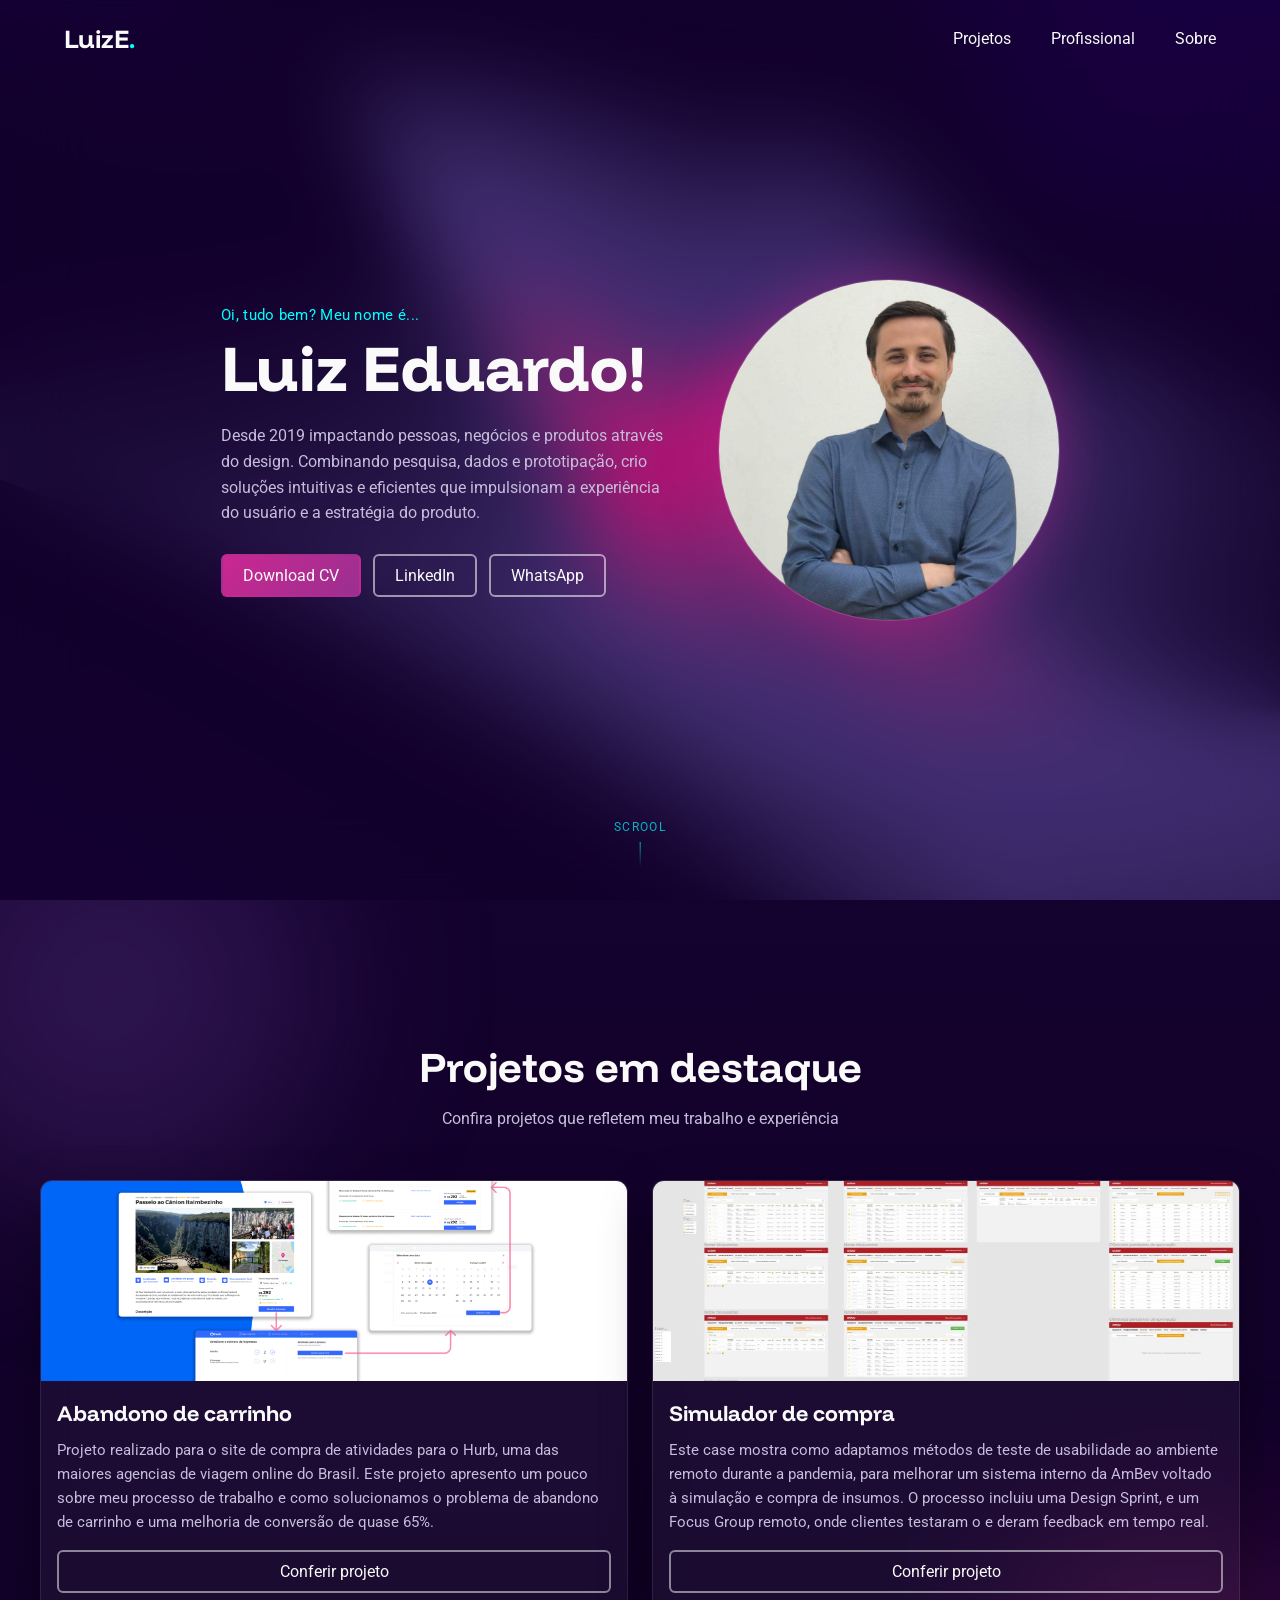
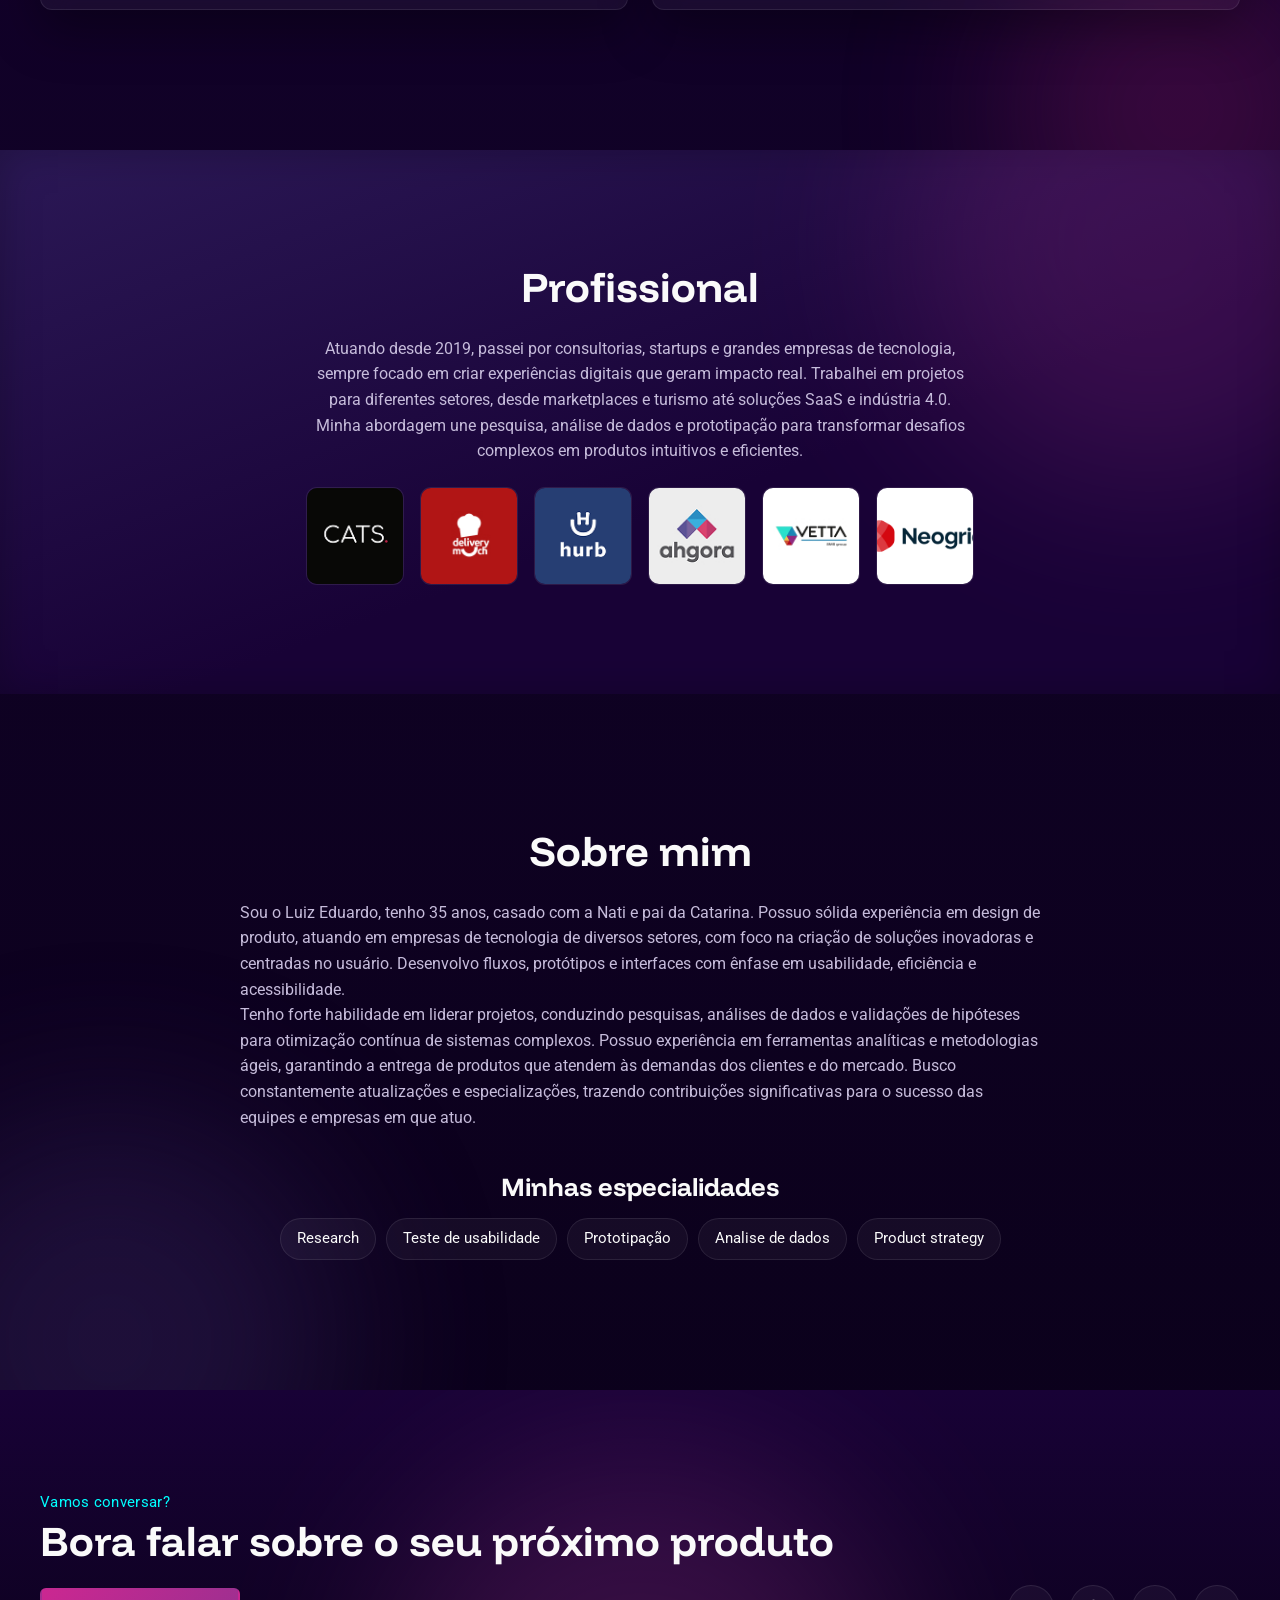
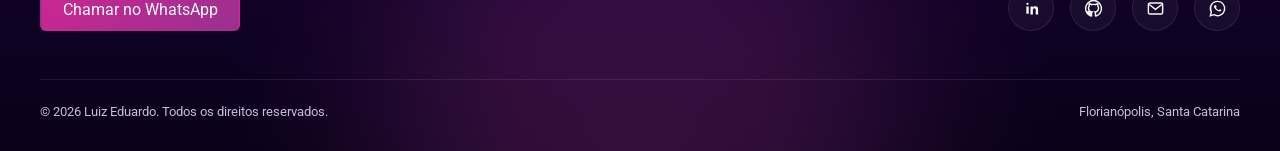
<file: index.html>
<!DOCTYPE html>
<html lang="pt-br">
<head>
<meta charset="UTF-8">
<meta name="viewport" content="width=device-width, initial-scale=1.0">
<title>Luiz Eduardo | Product Designer</title>
<link rel="preconnect" href="https://fonts.googleapis.com">
<link rel="stylesheet" href="./estilos/style.css">
<link rel="preconnect" href="https://fonts.gstatic.com" crossorigin>
<link href="https://fonts.googleapis.com/css2?family=Roboto:ital,wght@0,100..900;1,100..900&family=Funnel+Display:wght@300..800&display=swap" rel="stylesheet">
<link rel="icon" type="image/png" href="./image/favicon-32x32.png">
<style>

</style>
</head>
<body>
<header id="siteHeader">
    <menu>
        <nav>
            <a href="#hero">
                <h3>LuizE<span class="dot">.</span></h3>
            </a>
            <ul id="navList">
                <li><a href="#projetos">Projetos</a></li>
                <li><a href="#profissional">Profissional</a></li>
                <li><a href="#sobre">Sobre</a></li>
            </ul>
            <button class="nav-toggle" id="navToggle" aria-label="Abrir menu" aria-expanded="false">
                <span></span><span></span><span></span>
            </button>
        </nav>
    </menu>
</header>
<main>
    <div class="bg-hero"></div>
    <section id="hero">
        <article id="presentation">
            <p class="menor">Oi, tudo bem? Meu nome é...</p>
            <h1>Luiz Eduardo!</h1>
            <p>
                Desde 2019 impactando pessoas, negócios e produtos através do design. Combinando pesquisa, dados e prototipação, crio soluções intuitivas e eficientes que impulsionam a experiência do usuário e a estratégia do produto.
            </p>
            <div class="action">
                <a href="./docs/Curriculum_LuizEduardo.pdf" download="CV_LUIZ_LUCKNER.pdf" class="btn_hero primary">Download CV</a>
                <a href="https://www.linkedin.com/in/luizluckner/" rel="noopener noreferrer" class="btn_hero" target="_blank">LinkedIn</a>
                <a href="https://wa.me/5548999221465?text=Oi%20Luiz,%20acabei%20de%20visualizar%20seu%20portfólio%20e%20gostaria%20de%20conversar." rel="noopener noreferrer" class="btn_hero" target="_blank">WhatsApp</a>
            </div>
        </article>
        <aside id="myPhoto">
            <!--FOTO MINHA-->
            <img src="../image/myPhoto.jpg" alt="Foto de Luiz Eduardo">
        </aside>
        <span class="scroll-cue">Scrool</span>
    </section>
    <section id="projetos">
        <span class="blob b1"></span>
        <span class="blob b2"></span>
        <article id="cards">
            <h2 class="reveal">Projetos em destaque</h2>
            <p class="reveal">
                Confira projetos que refletem meu trabalho e experiência
            </p>
            <div id="cards-container">
                <div class="card hurb reveal">
                    <img src="../image/capa-abandono.png" alt="Capa do projeto Hurb">
                    <h3>Abandono de carrinho</h3>
                    <p>
                        Projeto realizado para o site de compra de atividades para o Hurb, uma das maiores agencias de viagem online do Brasil. Este projeto apresento um pouco sobre meu processo de trabalho e como solucionamos o problema de abandono de carrinho e uma melhoria de conversão de quase 65%.
                    </p>
                    <a href="abandono.html" class="btn-hurb">Conferir projeto</a>
                </div>
                <div class="card ambev reveal">
                    <img src="../image/ui-aplicado.webp" alt="Capa do projeto AmBev">
                    <h3>Simulador de compra</h3>
                    <p>
                        Este case mostra como adaptamos métodos de teste de usabilidade ao ambiente remoto durante a pandemia, para melhorar um sistema interno da AmBev voltado à simulação e compra de insumos. O processo incluiu uma Design Sprint, e um Focus Group remoto, onde clientes testaram o e deram feedback em tempo real.
                    </p>
                    <a href="simulador.html">Conferir projeto</a>
                </div>
                <div class="card volkin reveal">
                    <img src="../image/capa-plataforma.jpg" alt="Capa do projeto Volkin">
                    <h3>Projeto Volkin</h3>
                    <p>
                        Este case mostra como adaptamos métodos de teste de usabilidade ao ambiente remoto durante a pandemia, para melhorar um sistema interno da AmBev voltado à simulação e compra de insumos. O processo incluiu uma Design Sprint, e um Focus Group remoto, onde clientes testaram o e deram feedback em tempo real.
                    </p>
                    <a href="">Conferir projeto</a>
                </div>
            </div>
        </article>
    </section>
    <section id="profissional">
        <span class="blob"></span>
        <article class="profissional-container">
            <h2 class="reveal">Profissional</h2>
            <p class="reveal">
                Atuando desde 2019, passei por consultorias, startups e grandes empresas de tecnologia, sempre focado em criar experiências digitais que geram impacto real. Trabalhei em projetos para diferentes setores, desde marketplaces e turismo até soluções SaaS e indústria 4.0. Minha abordagem une pesquisa, análise de dados e prototipação para transformar desafios complexos em produtos intuitivos e eficientes.
            </p>
            <div class="carrossel reveal">
                <img src="../image/Group 2.png" alt="Catarinas Design">
                <img src="../image/Mask group.jpg" alt="Delivery Much">
                <img src="../image/Group 1.png" alt="Hurb">
                <img src="../image/ahgora 1.jpg" alt="Ahgora">
                <img src="../image/Mask group-1.jpg" alt="Vetta">
                <img src="../image/neogrid.png" alt="Neogrid">
            </div>
        </article>
    </section>
    <section id="sobre">
        <span class="blob"></span>
        <section class="sobre-container">
            <h2 class="reveal">Sobre mim</h2>
            <p class="reveal">
                Sou o Luiz Eduardo, tenho <span id="idade">33</span> anos, casado com a Nati e pai da Catarina.
                Possuo sólida experiência em design de produto, atuando em empresas de tecnologia de diversos setores, com foco na criação de soluções inovadoras e centradas no usuário. Desenvolvo fluxos, protótipos e interfaces com ênfase em usabilidade, eficiência e acessibilidade.
            </p>
            <p class="reveal">
                Tenho forte habilidade em liderar projetos, conduzindo pesquisas, análises de dados e validações de hipóteses para otimização contínua de sistemas complexos. Possuo experiência em ferramentas analíticas e metodologias ágeis, garantindo a entrega de produtos que atendem às demandas dos clientes e do mercado. Busco constantemente atualizações e especializações, trazendo contribuições significativas para o sucesso das equipes e empresas em que atuo.
            </p>
            <h3 class="reveal">Minhas especialidades</h3>
            <div class="especialidades reveal">
                <p class="espec">Research</p>
                <p class="espec">Teste de usabilidade</p>
                <p class="espec">Prototipação</p>
                <p class="espec">Analise de dados</p>
                <p class="espec">Product strategy</p>
            </div>
        </section>
    </section>
</main>
<footer>
    <span class="blob"></span>
    <div class="footer-container">
        <div class="footer-top">
            <div>
                <p class="menor reveal">Vamos conversar?</p>
                <h2 class="reveal">Bora falar sobre o seu próximo produto</h2>
                <a class="btn_hero primary footer-cta reveal" href="https://wa.me/5548999221465?text=Oi%20Luiz,%20acabei%20de%20visualizar%20seu%20portfólio%20e%20gostaria%20de%20conversar." target="_blank" rel="noopener noreferrer">Chamar no WhatsApp</a>
            </div>
            <div class="socials reveal">
                <a href="https://www.linkedin.com/in/luizluckner/" aria-label="LinkedIn" target="_blank" rel="noopener noreferrer">
                    <svg viewBox="0 0 24 24" fill="none" stroke-width="2"><path d="M6.94 7.5a1.44 1.44 0 1 0 0-2.88 1.44 1.44 0 0 0 0 2.88ZM5.5 9.5h3v9h-3v-9Zm5.5 0h2.87v1.23h.04c.4-.75 1.38-1.55 2.84-1.55 3.04 0 3.6 2 3.6 4.6v5.72h-3v-5.07c0-1.21-.02-2.77-1.69-2.77-1.69 0-1.95 1.32-1.95 2.68v5.16h-3v-9Z" fill="white" stroke="none"/></svg>
                </a>
                <a href="https://github.com/luizluckner" aria-label="GitHub" target="_blank" rel="noopener noreferrer">
                    <svg viewBox="0 0 24 24" fill="none" stroke="currentColor" stroke-width="1.8"><path d="M12 2a10 10 0 0 0-3.16 19.49c.5.1.68-.22.68-.48v-1.7c-2.78.6-3.37-1.34-3.37-1.34-.46-1.16-1.11-1.47-1.11-1.47-.91-.62.07-.6.07-.6 1 .07 1.53 1.03 1.53 1.03.9 1.53 2.36 1.09 2.93.83.09-.65.35-1.09.64-1.34-2.22-.25-4.56-1.11-4.56-4.95 0-1.1.39-1.99 1.03-2.69-.1-.25-.45-1.27.1-2.65 0 0 .84-.27 2.75 1.02a9.5 9.5 0 0 1 5 0c1.9-1.29 2.75-1.02 2.75-1.02.55 1.38.2 2.4.1 2.65.64.7 1.03 1.59 1.03 2.69 0 3.85-2.35 4.7-4.58 4.94.36.31.68.92.68 1.85v2.75c0 .26.18.58.69.48A10 10 0 0 0 12 2Z"/></svg>
                </a>
                <a href="mailto:luiz.luckner@gmail.com" aria-label="E-mail">
                    <svg viewBox="0 0 24 24" fill="none" stroke="currentColor" stroke-width="1.8"><rect x="3" y="5" width="18" height="14" rx="2"/><path d="m4 7 8 6 8-6"/></svg>
                </a>
                <a href="https://wa.me/5548999221465" aria-label="WhatsApp" target="_blank" rel="noopener noreferrer">
                    <svg viewBox="0 0 24 24" fill="none" stroke="currentColor" stroke-width="1.8"><path d="M12 3a9 9 0 0 0-7.75 13.5L3 21l4.6-1.21A9 9 0 1 0 12 3Z"/><path d="M8.5 8.5c.3-.7 1-.6 1.5-.5.3.7.7 1.5.8 1.7.1.2 0 .4-.1.6-.4.5-.8.7-.5 1.2.4.7 1.6 2 3 2.6.4.2.6.1.9-.2.3-.4.7-.9.9-.9.2 0 1.5.6 1.7.8.2.2.2.5.1.8-.2.6-1.1 1.1-1.7 1.1-1.4.1-3.6-.7-5.3-2.4-1.5-1.5-2.3-3.1-2.4-3.9 0-.4.1-.9.4-1.2Z" fill="white" stroke="none"/></svg>
                </a>
            </div>
        </div>
        <div class="footer-bottom">
            <span>© 2026 Luiz Eduardo. Todos os direitos reservados.</span>
            <span>Florianópolis, Santa Catarina</span>
        </div>
    </div>
</footer>

<script>
  // Header: fica com fundo/blur só depois que o usuário já rolou um pouco
  // (assim ele começa transparente sobre o hero, como no seu design original)
  const header = document.getElementById('siteHeader');
  window.addEventListener('scroll', () => {
    header.classList.toggle('scrolled', window.scrollY > 40);
  });

  // Menu mobile: abre/fecha a lista de links
  const navToggle = document.getElementById('navToggle');
  const navList = document.getElementById('navList');
  navToggle.addEventListener('click', () => {
    const isOpen = navList.classList.toggle('open');
    navToggle.setAttribute('aria-expanded', isOpen);
  });
  navList.querySelectorAll('a').forEach(link => {
    link.addEventListener('click', () => navList.classList.remove('open'));
  });

  // Calcula a idade real considerando se o aniversário deste ano já passou ou não
function calcularIdade(dataNascimento) {
  const hoje = new Date();
  const nascimento = new Date(dataNascimento);

  let idade = hoje.getFullYear() - nascimento.getFullYear();

  // Se ainda não chegou o mês/dia do aniversário este ano, tira 1 da conta
  const aindaNaoFezAniversario =
    hoje.getMonth() < nascimento.getMonth() ||
    (hoje.getMonth() === nascimento.getMonth() && hoje.getDate() < nascimento.getDate());

  if (aindaNaoFezAniversario) idade--;

  return idade;
}

// Sua data: 02/07/1991 -> formato ISO é ano-mês-dia
const idadeEl = document.getElementById('idade');
if (idadeEl) {
  idadeEl.textContent = calcularIdade('1991-07-02');
}

  // Reveal on scroll: mesma lógica de sempre, observa e anima quando entra na tela
  const revealObserver = new IntersectionObserver((entries) => {
    entries.forEach(entry => {
      if (entry.isIntersecting) {
        entry.target.classList.add('is-visible');
        revealObserver.unobserve(entry.target);
      }
    });
  }, { threshold: 0.15 });
  document.querySelectorAll('.reveal').forEach(el => revealObserver.observe(el));
</script>
</body>
</html>
</file>
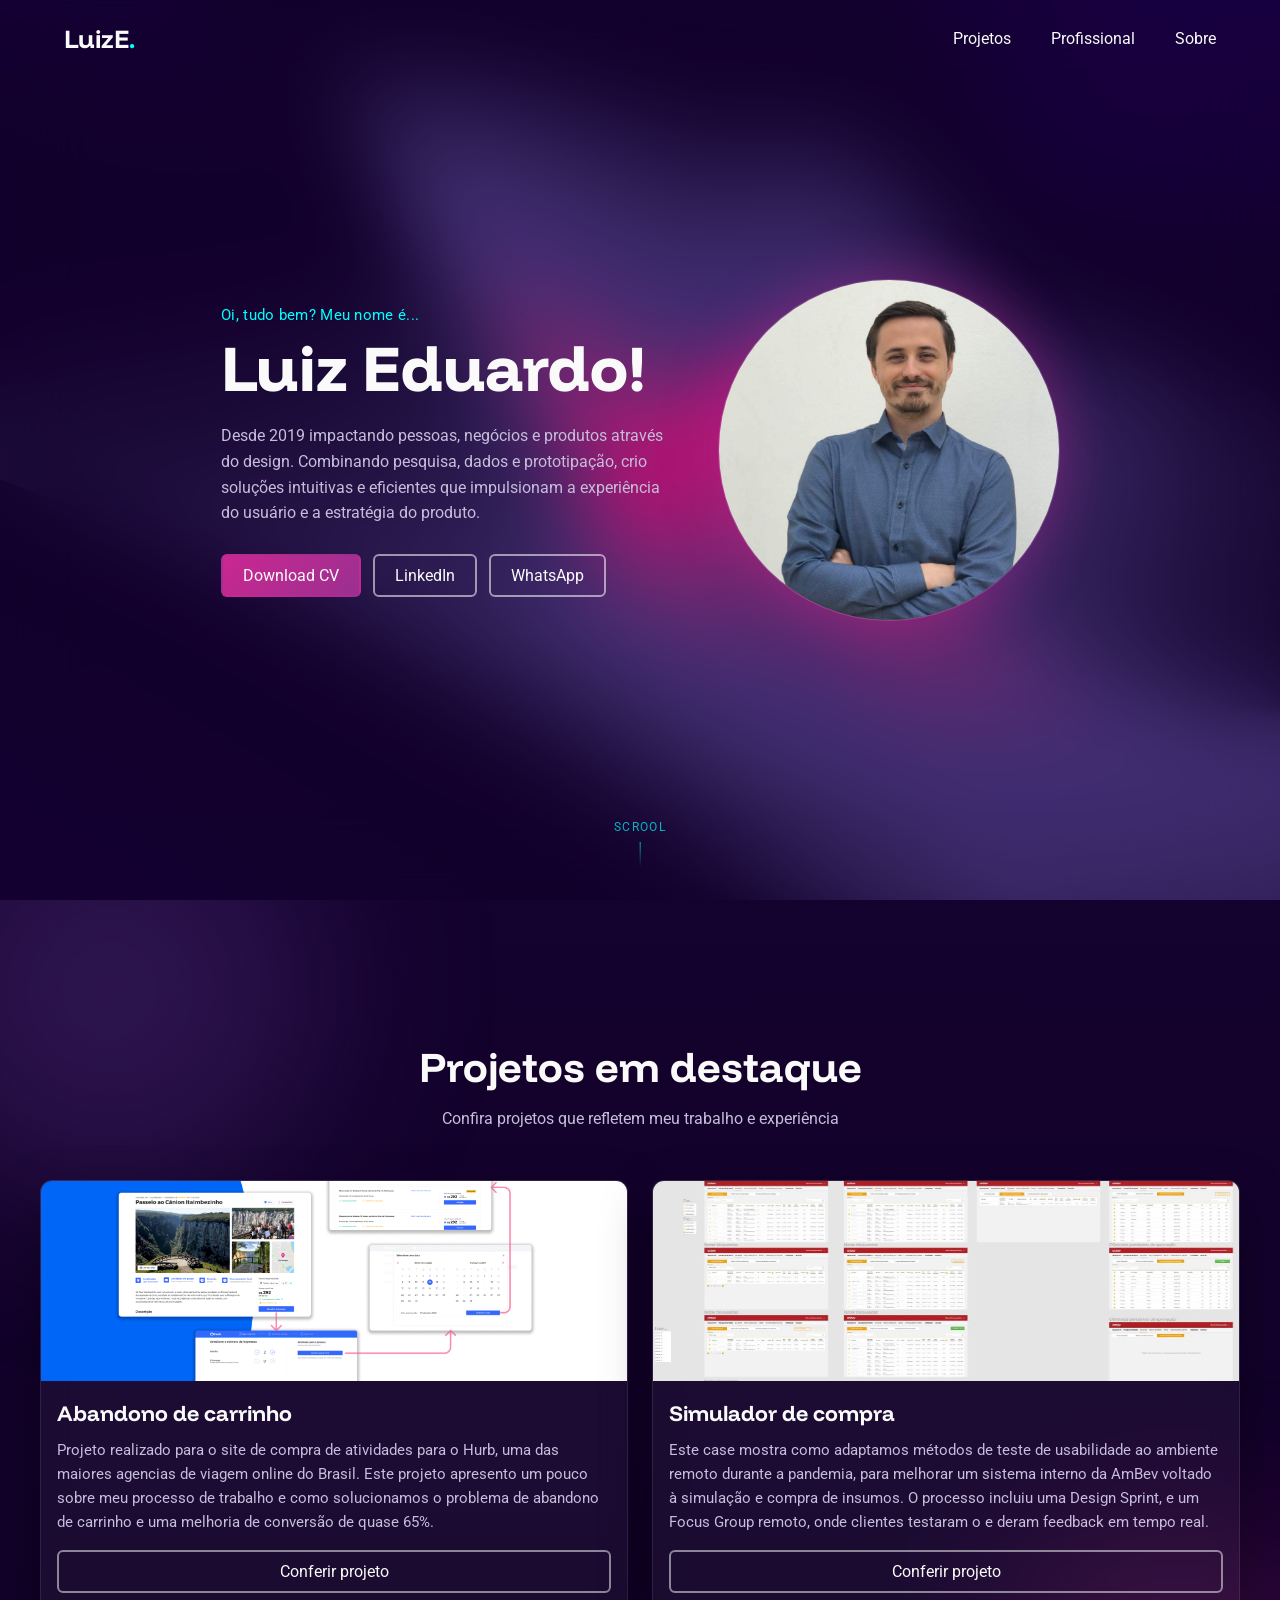
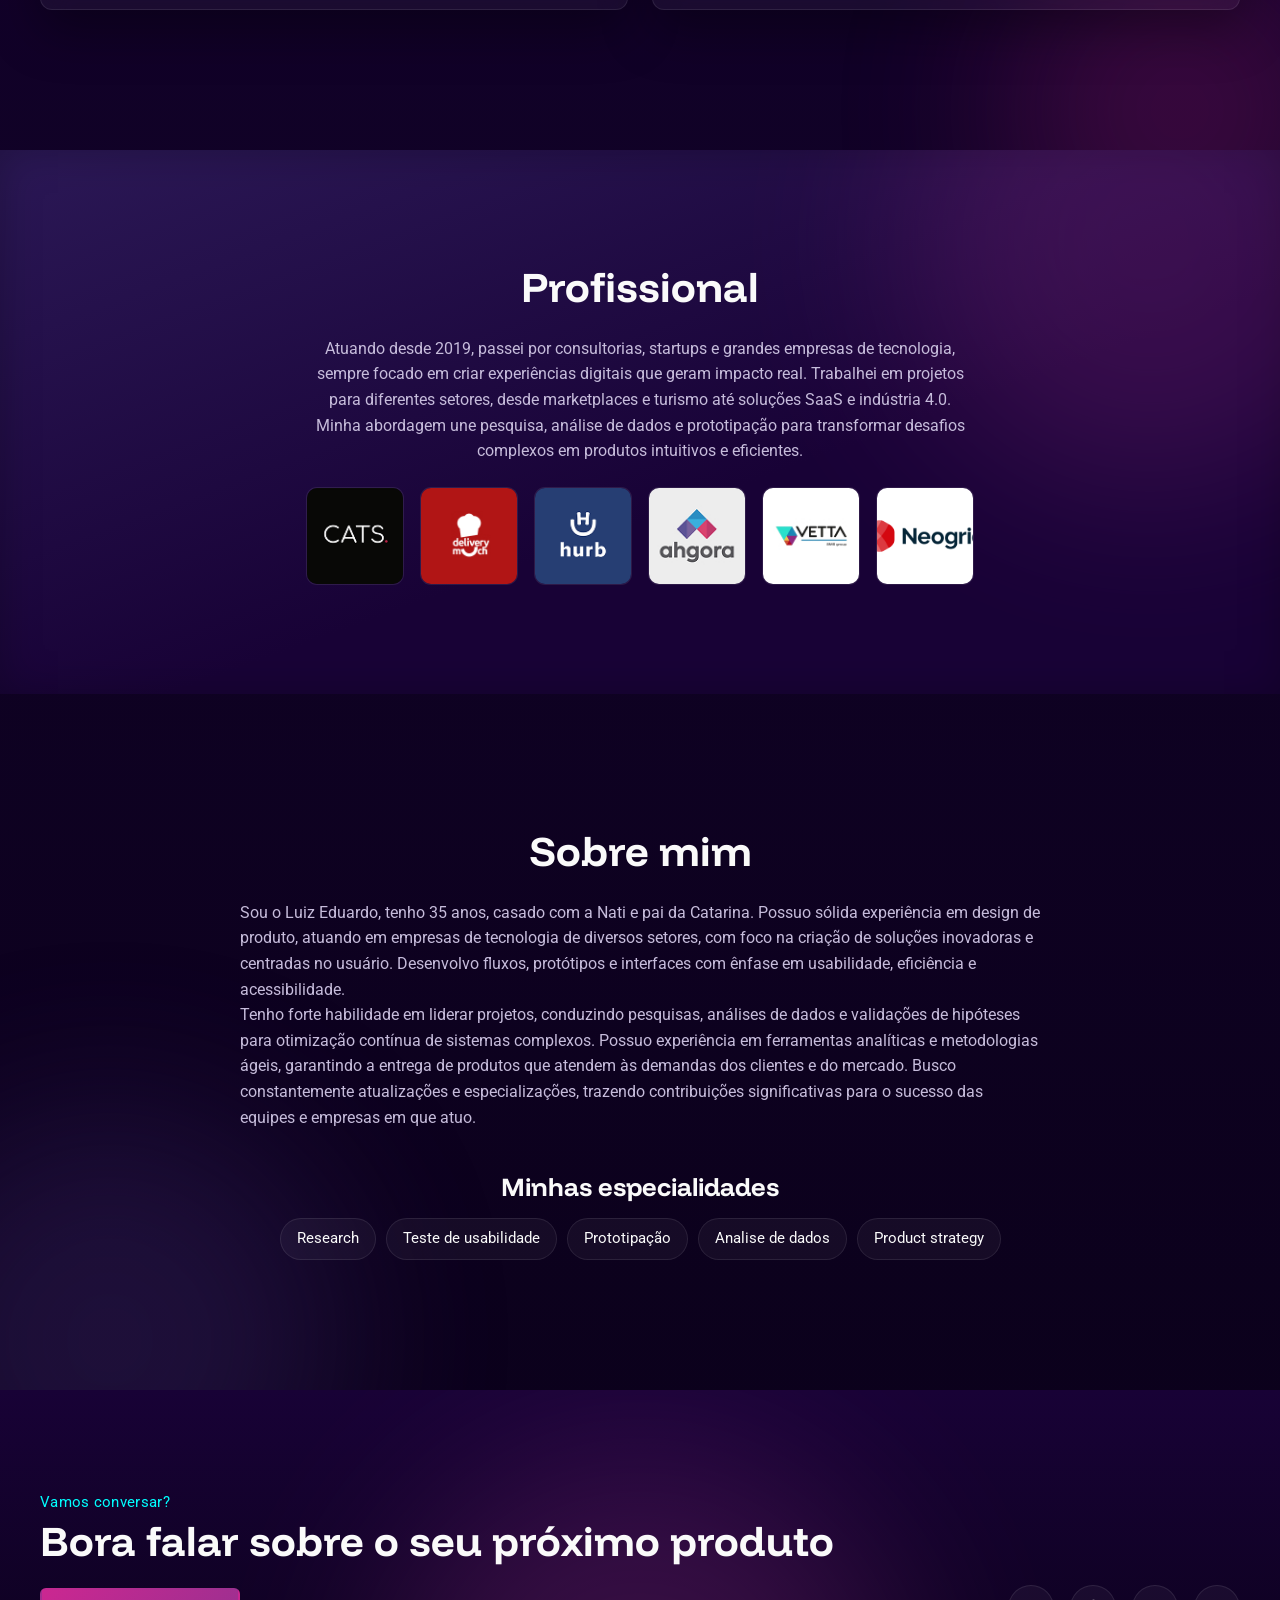
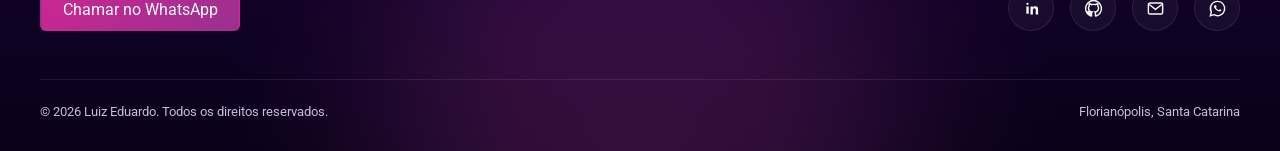
<file: pages/index.html>
<!DOCTYPE html>
<html lang="pt-br">
<head>
<meta charset="UTF-8">
<meta name="viewport" content="width=device-width, initial-scale=1.0">
<title>Portfolio</title>
<link rel="preconnect" href="https://fonts.googleapis.com">
<link rel="stylesheet" href="../estilos/style.css">
<link rel="preconnect" href="https://fonts.gstatic.com" crossorigin>
<link href="https://fonts.googleapis.com/css2?family=Roboto:ital,wght@0,100..900;1,100..900&family=Funnel+Display:wght@300..800&display=swap" rel="stylesheet">
<style>

</style>
</head>
<body>
<header id="siteHeader">
    <menu>
        <nav>
            <a href="#hero">
                <h3>LuizE<span class="dot">.</span></h3>
            </a>
            <ul id="navList">
                <li><a href="#projetos">Projetos</a></li>
                <li><a href="#profissional">Profissional</a></li>
                <li><a href="#sobre">Sobre</a></li>
            </ul>
            <button class="nav-toggle" id="navToggle" aria-label="Abrir menu" aria-expanded="false">
                <span></span><span></span><span></span>
            </button>
        </nav>
    </menu>
</header>
<main>
    <div class="bg-hero"></div>
    <section id="hero">
        <article id="presentation">
            <p class="menor">Oi, tudo bem? Meu nome é...</p>
            <h1>Luiz Eduardo!</h1>
            <p>
                Desde 2019 impactando pessoas, negócios e produtos através do design. Combinando pesquisa, dados e prototipação, crio soluções intuitivas e eficientes que impulsionam a experiência do usuário e a estratégia do produto.
            </p>
            <div class="action">
                <a href="../docs/CV-LuizEduardoLucknerCosta.pdf" download="CV_LUIZ_LUCKNER.pdf" class="btn_hero primary">Download CV</a>
                <a href="https://www.linkedin.com/in/luizluckner/" rel="noopener noreferrer" class="btn_hero" target="_blank">LinkedIn</a>
                <a href="https://wa.me/5548999221465?text=Oi%20Luiz,%20acabei%20de%20visualizar%20seu%20portfólio%20e%20gostaria%20de%20conversar." rel="noopener noreferrer" class="btn_hero" target="_blank">WhatsApp</a>
            </div>
        </article>
        <aside id="myPhoto">
            <!--FOTO MINHA-->
            <img src="../image/myPhoto.jpg" alt="Foto de Luiz Eduardo">
        </aside>
        <span class="scroll-cue">Scrool</span>
    </section>
    <section id="projetos">
        <span class="blob b1"></span>
        <span class="blob b2"></span>
        <article id="cards">
            <h2 class="reveal">Projetos em destaque</h2>
            <p class="reveal">
                Confira projetos que refletem meu trabalho e experiência
            </p>
            <div id="cards-container">
                <div class="card hurb reveal">
                    <img src="../image/capa-abandono.png" alt="Capa do projeto Hurb">
                    <h3>Abandono de carrinho</h3>
                    <p>
                        Projeto realizado para o site de compra de atividades para o Hurb, uma das maiores agencias de viagem online do Brasil. Este projeto apresento um pouco sobre meu processo de trabalho e como solucionamos o problema de abandono de carrinho e uma melhoria de conversão de quase 65%.
                    </p>
                    <a href="abandono.html" class="btn-hurb">Conferir projeto</a>
                </div>
                <div class="card ambev reveal">
                    <img src="../image/ui-aplicado.webp" alt="Capa do projeto AmBev">
                    <h3>Simulador de compra</h3>
                    <p>
                        Este case mostra como adaptamos métodos de teste de usabilidade ao ambiente remoto durante a pandemia, para melhorar um sistema interno da AmBev voltado à simulação e compra de insumos. O processo incluiu uma Design Sprint, e um Focus Group remoto, onde clientes testaram o e deram feedback em tempo real.
                    </p>
                    <a href="simulador.html">Conferir projeto</a>
                </div>
                <div class="card volkin reveal">
                    <img src="../image/capa-plataforma.jpg" alt="Capa do projeto Volkin">
                    <h3>Projeto Volkin</h3>
                    <p>
                        Este case mostra como adaptamos métodos de teste de usabilidade ao ambiente remoto durante a pandemia, para melhorar um sistema interno da AmBev voltado à simulação e compra de insumos. O processo incluiu uma Design Sprint, e um Focus Group remoto, onde clientes testaram o e deram feedback em tempo real.
                    </p>
                    <a href="">Conferir projeto</a>
                </div>
            </div>
        </article>
    </section>
    <section id="profissional">
        <span class="blob"></span>
        <article class="profissional-container">
            <h2 class="reveal">Profissional</h2>
            <p class="reveal">
                Atuando desde 2019, passei por consultorias, startups e grandes empresas de tecnologia, sempre focado em criar experiências digitais que geram impacto real. Trabalhei em projetos para diferentes setores, desde marketplaces e turismo até soluções SaaS e indústria 4.0. Minha abordagem une pesquisa, análise de dados e prototipação para transformar desafios complexos em produtos intuitivos e eficientes.
            </p>
            <div class="carrossel reveal">
                <img src="../image/Group 2.png" alt="Catarinas Design">
                <img src="../image/Mask group.jpg" alt="Delivery Much">
                <img src="../image/Group 1.png" alt="Hurb">
                <img src="../image/ahgora 1.jpg" alt="Ahgora">
                <img src="../image/Mask group-1.jpg" alt="Vetta">
                <img src="../image/neogrid.png" alt="Neogrid">
            </div>
        </article>
    </section>
    <section id="sobre">
        <span class="blob"></span>
        <section class="sobre-container">
            <h2 class="reveal">Sobre mim</h2>
            <p class="reveal">
                Sou o Luiz Eduardo, tenho <span id="idade">33</span> anos, casado com a Nati e pai da Catarina.
                Possuo sólida experiência em design de produto, atuando em empresas de tecnologia de diversos setores, com foco na criação de soluções inovadoras e centradas no usuário. Desenvolvo fluxos, protótipos e interfaces com ênfase em usabilidade, eficiência e acessibilidade.
            </p>
            <p class="reveal">
                Tenho forte habilidade em liderar projetos, conduzindo pesquisas, análises de dados e validações de hipóteses para otimização contínua de sistemas complexos. Possuo experiência em ferramentas analíticas e metodologias ágeis, garantindo a entrega de produtos que atendem às demandas dos clientes e do mercado. Busco constantemente atualizações e especializações, trazendo contribuições significativas para o sucesso das equipes e empresas em que atuo.
            </p>
            <h3 class="reveal">Minhas especialidades</h3>
            <div class="especialidades reveal">
                <p class="espec">Research</p>
                <p class="espec">Teste de usabilidade</p>
                <p class="espec">Prototipação</p>
                <p class="espec">Analise de dados</p>
                <p class="espec">Product strategy</p>
            </div>
        </section>
    </section>
</main>
<footer>
    <span class="blob"></span>
    <div class="footer-container">
        <div class="footer-top">
            <div>
                <p class="menor reveal">Vamos conversar?</p>
                <h2 class="reveal">Bora falar sobre o seu próximo produto</h2>
                <a class="btn_hero primary footer-cta reveal" href="https://wa.me/5548999221465?text=Oi%20Luiz,%20acabei%20de%20visualizar%20seu%20portfólio%20e%20gostaria%20de%20conversar." target="_blank" rel="noopener noreferrer">Chamar no WhatsApp</a>
            </div>
            <div class="socials reveal">
                <a href="https://www.linkedin.com/in/luizluckner/" aria-label="LinkedIn" target="_blank" rel="noopener noreferrer">
                    <svg viewBox="0 0 24 24" fill="none" stroke-width="2"><path d="M6.94 7.5a1.44 1.44 0 1 0 0-2.88 1.44 1.44 0 0 0 0 2.88ZM5.5 9.5h3v9h-3v-9Zm5.5 0h2.87v1.23h.04c.4-.75 1.38-1.55 2.84-1.55 3.04 0 3.6 2 3.6 4.6v5.72h-3v-5.07c0-1.21-.02-2.77-1.69-2.77-1.69 0-1.95 1.32-1.95 2.68v5.16h-3v-9Z" fill="white" stroke="none"/></svg>
                </a>
                <a href="https://github.com/luizluckner" aria-label="GitHub" target="_blank" rel="noopener noreferrer">
                    <svg viewBox="0 0 24 24" fill="none" stroke="currentColor" stroke-width="1.8"><path d="M12 2a10 10 0 0 0-3.16 19.49c.5.1.68-.22.68-.48v-1.7c-2.78.6-3.37-1.34-3.37-1.34-.46-1.16-1.11-1.47-1.11-1.47-.91-.62.07-.6.07-.6 1 .07 1.53 1.03 1.53 1.03.9 1.53 2.36 1.09 2.93.83.09-.65.35-1.09.64-1.34-2.22-.25-4.56-1.11-4.56-4.95 0-1.1.39-1.99 1.03-2.69-.1-.25-.45-1.27.1-2.65 0 0 .84-.27 2.75 1.02a9.5 9.5 0 0 1 5 0c1.9-1.29 2.75-1.02 2.75-1.02.55 1.38.2 2.4.1 2.65.64.7 1.03 1.59 1.03 2.69 0 3.85-2.35 4.7-4.58 4.94.36.31.68.92.68 1.85v2.75c0 .26.18.58.69.48A10 10 0 0 0 12 2Z"/></svg>
                </a>
                <a href="mailto:luiz.luckner@gmail.com" aria-label="E-mail">
                    <svg viewBox="0 0 24 24" fill="none" stroke="currentColor" stroke-width="1.8"><rect x="3" y="5" width="18" height="14" rx="2"/><path d="m4 7 8 6 8-6"/></svg>
                </a>
                <a href="https://wa.me/5548999221465" aria-label="WhatsApp" target="_blank" rel="noopener noreferrer">
                    <svg viewBox="0 0 24 24" fill="none" stroke="currentColor" stroke-width="1.8"><path d="M12 3a9 9 0 0 0-7.75 13.5L3 21l4.6-1.21A9 9 0 1 0 12 3Z"/><path d="M8.5 8.5c.3-.7 1-.6 1.5-.5.3.7.7 1.5.8 1.7.1.2 0 .4-.1.6-.4.5-.8.7-.5 1.2.4.7 1.6 2 3 2.6.4.2.6.1.9-.2.3-.4.7-.9.9-.9.2 0 1.5.6 1.7.8.2.2.2.5.1.8-.2.6-1.1 1.1-1.7 1.1-1.4.1-3.6-.7-5.3-2.4-1.5-1.5-2.3-3.1-2.4-3.9 0-.4.1-.9.4-1.2Z" fill="white" stroke="none"/></svg>
                </a>
            </div>
        </div>
        <div class="footer-bottom">
            <span>© 2026 Luiz Eduardo. Todos os direitos reservados.</span>
            <span>Florianópolis, Santa Catarina</span>
        </div>
    </div>
</footer>

<script>
  // Header: fica com fundo/blur só depois que o usuário já rolou um pouco
  // (assim ele começa transparente sobre o hero, como no seu design original)
  const header = document.getElementById('siteHeader');
  window.addEventListener('scroll', () => {
    header.classList.toggle('scrolled', window.scrollY > 40);
  });

  // Menu mobile: abre/fecha a lista de links
  const navToggle = document.getElementById('navToggle');
  const navList = document.getElementById('navList');
  navToggle.addEventListener('click', () => {
    const isOpen = navList.classList.toggle('open');
    navToggle.setAttribute('aria-expanded', isOpen);
  });
  navList.querySelectorAll('a').forEach(link => {
    link.addEventListener('click', () => navList.classList.remove('open'));
  });

  // Calcula a idade real considerando se o aniversário deste ano já passou ou não
function calcularIdade(dataNascimento) {
  const hoje = new Date();
  const nascimento = new Date(dataNascimento);

  let idade = hoje.getFullYear() - nascimento.getFullYear();

  // Se ainda não chegou o mês/dia do aniversário este ano, tira 1 da conta
  const aindaNaoFezAniversario =
    hoje.getMonth() < nascimento.getMonth() ||
    (hoje.getMonth() === nascimento.getMonth() && hoje.getDate() < nascimento.getDate());

  if (aindaNaoFezAniversario) idade--;

  return idade;
}

// Sua data: 02/07/1991 -> formato ISO é ano-mês-dia
const idadeEl = document.getElementById('idade');
if (idadeEl) {
  idadeEl.textContent = calcularIdade('1991-07-02');
}

  // Reveal on scroll: mesma lógica de sempre, observa e anima quando entra na tela
  const revealObserver = new IntersectionObserver((entries) => {
    entries.forEach(entry => {
      if (entry.isIntersecting) {
        entry.target.classList.add('is-visible');
        revealObserver.unobserve(entry.target);
      }
    });
  }, { threshold: 0.15 });
  document.querySelectorAll('.reveal').forEach(el => revealObserver.observe(el));
</script>
</body>
</html>
</file>
<file: estilos/style.css>
/* =========================================================
   PALETA — extraída de verdade da sua imagem bg-hero.jpg
   (indigo profundo -> roxo -> magenta -> rosa vibrante)
   ========================================================= */
* { margin:0; padding:0; box-sizing:border-box; }

:root{
  --white:#fafafa;
  --black:#1e1e1e;
  --bg-0:#0a0119;
  --bg-1:#180236;
  --bg-2:#2b1856;
  --purple:#4a337d;
  --violet:#5c3788;
  --magenta:#9a3090;
  --pink:#cb2791;
  --pink-bright:#ef39ac;
  --muted:#c6bcdb;
  --glass:rgba(255,255,255,.045);
  --glass-border:rgba(255,255,255,.09);
}

body{
  font-family:"Roboto", serif;
  background:linear-gradient(180deg, var(--bg-1) 0%, var(--bg-0) 100%);
  color:var(--white);
  overflow-x:hidden;
}

h1,h2,h3{ font-family:"Funnel Display", serif; font-style:normal; }
h1{ font-size:4em; font-weight:800; }
h2{ font-size:2.6em; }
h3{ font-size:1.6em; }
p{ line-height:1.6em; }
img{ max-width:100%; display:block; }

::selection{ background:var(--pink); color:var(--white); }

/* ---------- MENU ---------- */
header{
  position:fixed; top:0; width:100%; z-index:100;
  color:var(--white);
  transition:background-color .35s ease, backdrop-filter .35s ease, box-shadow .35s ease;
}
header.scrolled{
  background-color:rgba(10,1,25,.65);
  backdrop-filter:blur(14px);
  box-shadow:0 1px 0 var(--glass-border);
}

.dot {
  color: #00ffff;
  /*font-size: 1.2em;*/
}

nav{
  padding:22px 24px; margin:auto; max-width:1200px;
  display:flex; justify-content:space-between; align-items:center;
}
header > menu > nav > a{ text-decoration:none; color:var(--white); }
ul{ display:flex; justify-content:center; align-items:center; gap:40px; list-style:none; }
header > menu > nav > ul > li > a{
  color:var(--white); text-decoration:none; position:relative; padding-bottom:4px;
}
header > menu > nav > ul > li > a::after{
  content:''; position:absolute; left:0; bottom:0; width:0; height:2px;
  background:var(--pink-bright); transition:width .25s ease;
}
header > menu > nav > ul > li > a:hover::after{ width:100%; }

.nav-toggle{
  display:none; background:none; border:none; cursor:pointer; padding:6px; z-index:110;
}
.nav-toggle span{ display:block; width:24px; height:2px; background:var(--white); margin:5px 0; transition:.25s; }

/* ---------- HERO ---------- */
.bg-hero{
  position:absolute; width:100%; height:100vh;
  background-image:url([data-uri]);
  background-repeat:no-repeat; background-size:cover; background-position:center;
  z-index:-2;
}
.bg-hero::after{
  content:''; width:100%; height:100vh;
  background-color:rgba(10,1,25,.25);
  backdrop-filter:blur(40px);
  position:absolute;
}
#hero{
  height:100vh; width:100%;
  display:flex; justify-content:center; align-items:center; gap:48px;
  padding:0 24px;
}
#hero .menor{
  color:aqua;
  /*text-shadow:0 0 12px rgba(239,57,172,.55);*/
  font-size:.95em; letter-spacing:.02em;
}
#presentation{ max-width:560px; }
#presentation h1{ margin-bottom:16px; font-size:clamp(2.4em, 5.5vw, 4em); }
#presentation p{ max-width:450px; line-height:1.6em; color:var(--muted); }

.action{ display:flex; gap:12px; margin-top:28px; flex-wrap:wrap; }
.btn_hero{
  text-decoration:none; color:var(--white); padding:10px 20px;
  display:block; border:2px solid rgba(255,255,255,.55); border-radius:6px;
  transition:background-color .3s, border-color .3s, box-shadow .3s;
}
.btn_hero:hover{
  background-color:rgba(255,255,255,.08);
  border-color:var(--pink-bright);
  box-shadow:0 0 22px rgba(239,57,172,.35);
}
.btn_hero.primary{
  background:linear-gradient(135deg, var(--pink), var(--magenta));
  border-color:transparent;
}
.btn_hero.primary:hover{ box-shadow:0 0 26px rgba(239,57,172,.55); }

#myPhoto img{
  object-fit:cover; width:340px; height:340px;
  background-color:var(--white); border-radius:50%;
  box-shadow:0 0 0 1px rgba(255,255,255,.15), 0 0 60px rgba(203,39,145,.45);
}

.scroll-cue{
  position:absolute; bottom:32px; left:50%; transform:translateX(-50%);
  font-family:"Roboto", sans-serif; font-size:12px; letter-spacing:.12em;
  color:aqua; text-transform:uppercase; opacity:.7;
  display:flex; flex-direction:column; align-items:center; gap:8px;
}
.scroll-cue::after{
  content:''; width:1px; height:26px; background:linear-gradient(aqua, transparent);
  animation:cue 1.8s ease infinite;
}
@keyframes cue{ 0%{opacity:0; transform:translateY(-4px);} 50%{opacity:1;} 100%{opacity:0; transform:translateY(10px);} }

/* ---------- BLOBS AMBIENTE (ecoam a arte do hero nas outras seções) ---------- */
.blob{
  position:absolute; border-radius:50%; filter:blur(90px); z-index:0; pointer-events:none;
}

/* ---------- PROJETOS ---------- */
#projetos{ position:relative; padding:140px 24px; overflow:hidden; }
#projetos .blob.b1{ width:420px; height:420px; background:var(--violet); opacity:.35; top:-120px; left:-100px; }
#projetos .blob.b2{ width:360px; height:360px; background:var(--pink); opacity:.22; bottom:-140px; right:-80px; }

#cards{
  max-width:1200px; margin:auto; text-align:center; position:relative; z-index:1;
}
#cards h2{ margin-bottom:14px; }
#cards > p{ color:var(--muted); }

#cards-container{
  width:100%; margin-top:48px;
  display:flex; justify-content:center; align-items:stretch;
  flex-flow:row wrap; gap:24px;
}

.card{
  background:var(--glass);
  backdrop-filter:blur(16px);
  border:1px solid var(--glass-border);
  border-radius:12px; overflow:hidden;
  width:calc(33.333% - 16px); min-width:280px; flex:1 1 320px;
  box-shadow:0 20px 50px rgba(0,0,0,.35);
  display:flex; flex-flow:column nowrap;
  transition:transform .35s ease, border-color .35s ease, box-shadow .35s ease;
}
.card:hover{
  transform:translateY(-6px);
  border-color:rgba(239,57,172,.5);
  box-shadow:0 24px 60px rgba(0,0,0,.4), 0 0 40px rgba(203,39,145,.2);
}
.volkin{ display:none; } /* OCULTADO ATÉ CASE ESTAR PRONTO */

.card img{ height:200px; width:100%; object-fit:cover; }
.card h3{ margin:18px 16px 0; font-size:1.35em; text-align:left; }
.card p{
  text-align:start; padding:12px 16px 0; font-size:.94em;
  color:var(--muted); display:block; flex:1;
}
.card a{
  display:block; margin:16px; padding:10px 16px;
  border:2px solid rgba(255,255,255,.5); border-radius:6px;
  text-decoration:none; color:var(--white); text-align:center;
  transition:background-color .3s, border-color .3s;
}
.card a:hover{
  background-color:rgba(255,255,255,.08);
  border-color:var(--pink-bright);
}

/* ---------- PROFISSIONAL ---------- */
#profissional{
  position:relative; overflow:hidden;
  background:linear-gradient(160deg, var(--bg-2), var(--bg-1) 60%);
  box-shadow:inset 0 0 40px rgba(0,0,0,.25);
}
#profissional .blob{ width:500px; height:500px; background:var(--magenta); opacity:.25; top:-160px; right:-120px; }

.profissional-container{
  max-width:1200px; margin:auto; padding:110px 24px;
  text-align:center; display:flex; align-items:center; flex-flow:column nowrap;
  position:relative; z-index:1;
}
.profissional-container p{
  margin:24px auto; max-width:650px; color:var(--muted);
}

.carrossel{
  width:100%; max-width:700px;
  display:flex; justify-content:center; flex-wrap:wrap; gap:18px;
}
.carrossel img{
  width:96px; height:96px; border-radius:10px; object-fit:cover;
  box-shadow:0 0 0 1px var(--glass-border);
  filter:grayscale(.15);
  transition:transform .3s ease, box-shadow .3s ease, filter .3s ease;
}
.carrossel img:hover{
  transform:translateY(-4px) scale(1.04);
  box-shadow:0 0 0 1px rgba(239,57,172,.5), 0 12px 28px rgba(203,39,145,.25);
  filter:grayscale(0);
}

/* ---------- SOBRE ---------- */
#sobre{ position:relative; padding:130px 24px; overflow:hidden; }
#sobre .blob{ width:460px; height:460px; background:var(--purple); opacity:.3; bottom:-180px; left:-120px; }

.sobre-container{ max-width:800px; margin:auto; position:relative; z-index:1; }
.sobre-container h2{ text-align:center; margin-bottom:24px; }
.sobre-container > p{ color:var(--muted); }
.sobre-container h3{ margin-top:40px; margin-bottom:16px; text-align:center; }

.especialidades{
  display:flex; flex-wrap:wrap; justify-content:center; gap:10px;
}
.espec{
  border:1px solid var(--glass-border); background:var(--glass);
  padding:8px 16px; border-radius:30px; font-size:.92em;
  transition:border-color .3s ease, background-color .3s ease;
}
.espec:hover{ border-color:rgba(239,57,172,.55); background:rgba(239,57,172,.08); }

/* ---------- FOOTER ---------- */
footer{
  position:relative; overflow:hidden;
  background:linear-gradient(180deg, var(--bg-1), var(--bg-0));
  padding:100px 24px 32px;
}
footer .blob{ width:520px; height:520px; background:var(--magenta); opacity:.28; bottom:-220px; left:50%; transform:translateX(-50%); }

.footer-container{ max-width:1200px; margin:auto; position:relative; z-index:1; }
.footer-top{
  display:flex; justify-content:space-between; align-items:flex-end; flex-wrap:wrap; gap:32px;
  padding-bottom:48px; border-bottom:1px solid var(--glass-border);
}
.footer-top h2{ /*max-width:12ch;*/ font-size:clamp(1.9em, 4vw, 2.6em); }
.footer-cta{
  max-width:200px; text-align:center;
  margin-top:22px;
}

.footer-top .menor { color:aqua; font-size:.95em; letter-spacing:.02em; }

.socials{ display:flex; gap:16px; }
.socials a{
  width:46px; 
  height:46px; 
  border-radius:50%;
  border:1px solid var(--glass-border); 
  background:var(--glass);
  display:flex; 
  align-items:center; 
  justify-content:center;
  transition:border-color .3s ease, transform .3s ease, box-shadow .3s ease;
}
.socials a:hover{
  border-color:rgba(239,57,172,.6); transform:translateY(-4px);
  box-shadow:0 10px 26px rgba(203,39,145,.3);
}
.socials svg{ 
  width:19px; 
  height:19px; 
  stroke:var(--white); }

.footer-bottom{
  display:flex; 
  justify-content:space-between; 
  flex-wrap:wrap; 
  gap:12px;
  padding-top:24px; 
  font-size:13px; 
  color:var(--muted);
}

.reveal{ opacity:0; transform:translateY(22px); transition:opacity .7s ease, transform .7s ease; }
.reveal.is-visible{ opacity:1; transform:translateY(0); }

@media (prefers-reduced-motion: reduce){
  .reveal{ opacity:1; transform:none; transition:none; }
  .scroll-cue::after{ animation:none; }
}

/* ---------- RESPONSIVO ---------- */
@media (max-width: 900px){
  #cards-container{ flex-flow:column nowrap; align-items:stretch; }
  .card{ width:100%; }
}

@media (max-width: 760px){
  h1{ font-size:2.6em; }
  #hero{ flex-flow:column-reverse; text-align:center; padding-top:120px; gap:28px; }
  #presentation p{ margin:0 auto; }
  .action{ justify-content:center; }
  #myPhoto img{ width:200px; height:200px; }

  ul{
    position:fixed; inset:0 0 0 auto; height:100vh; width:min(78vw, 320px);
    flex-direction:column; justify-content:center; gap:32px;
    background:rgba(10,1,25,.92); backdrop-filter:blur(18px);
    transform:translateX(100%); transition:transform .3s ease;
  }
  ul.open{ transform:translateX(0); }
  .nav-toggle{ display:block; }

  .profissional-container p{ padding:0 8px; }
  .carrossel img{ width:76px; height:76px; }
}
</file>
